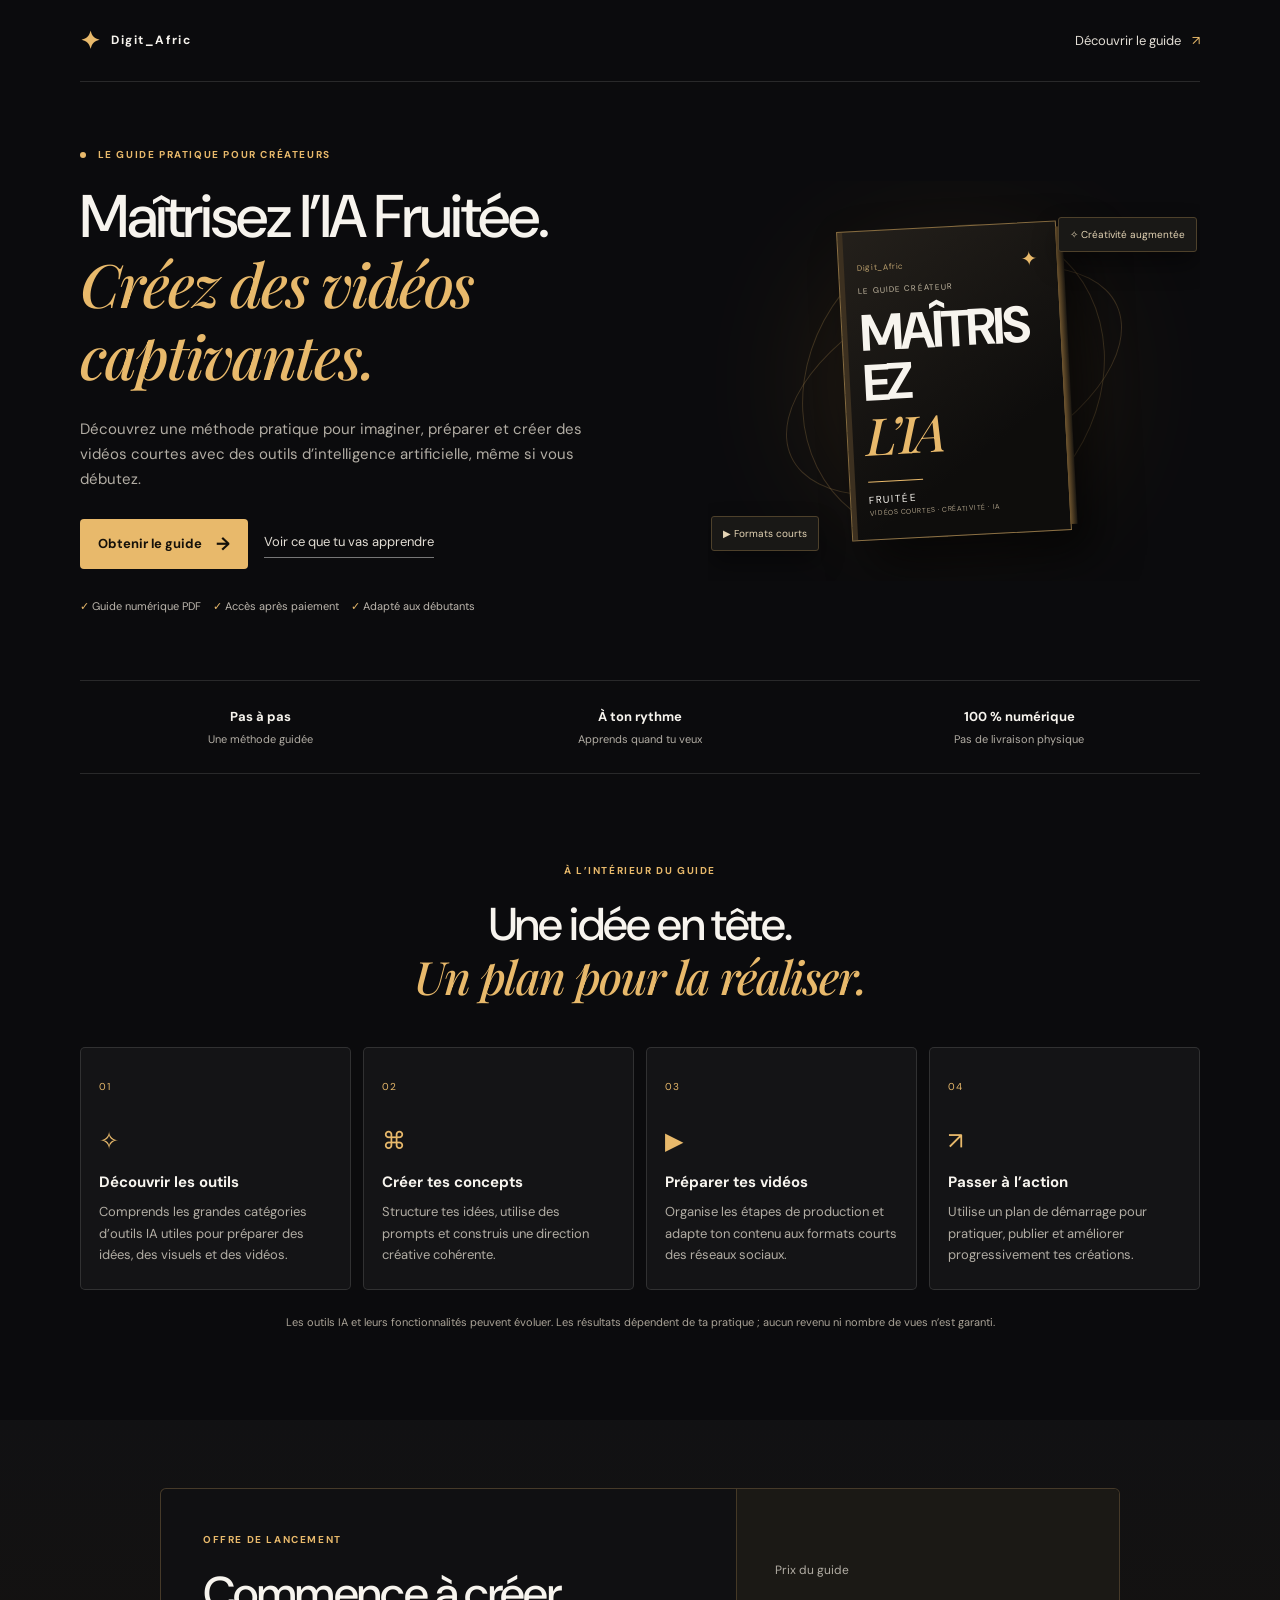
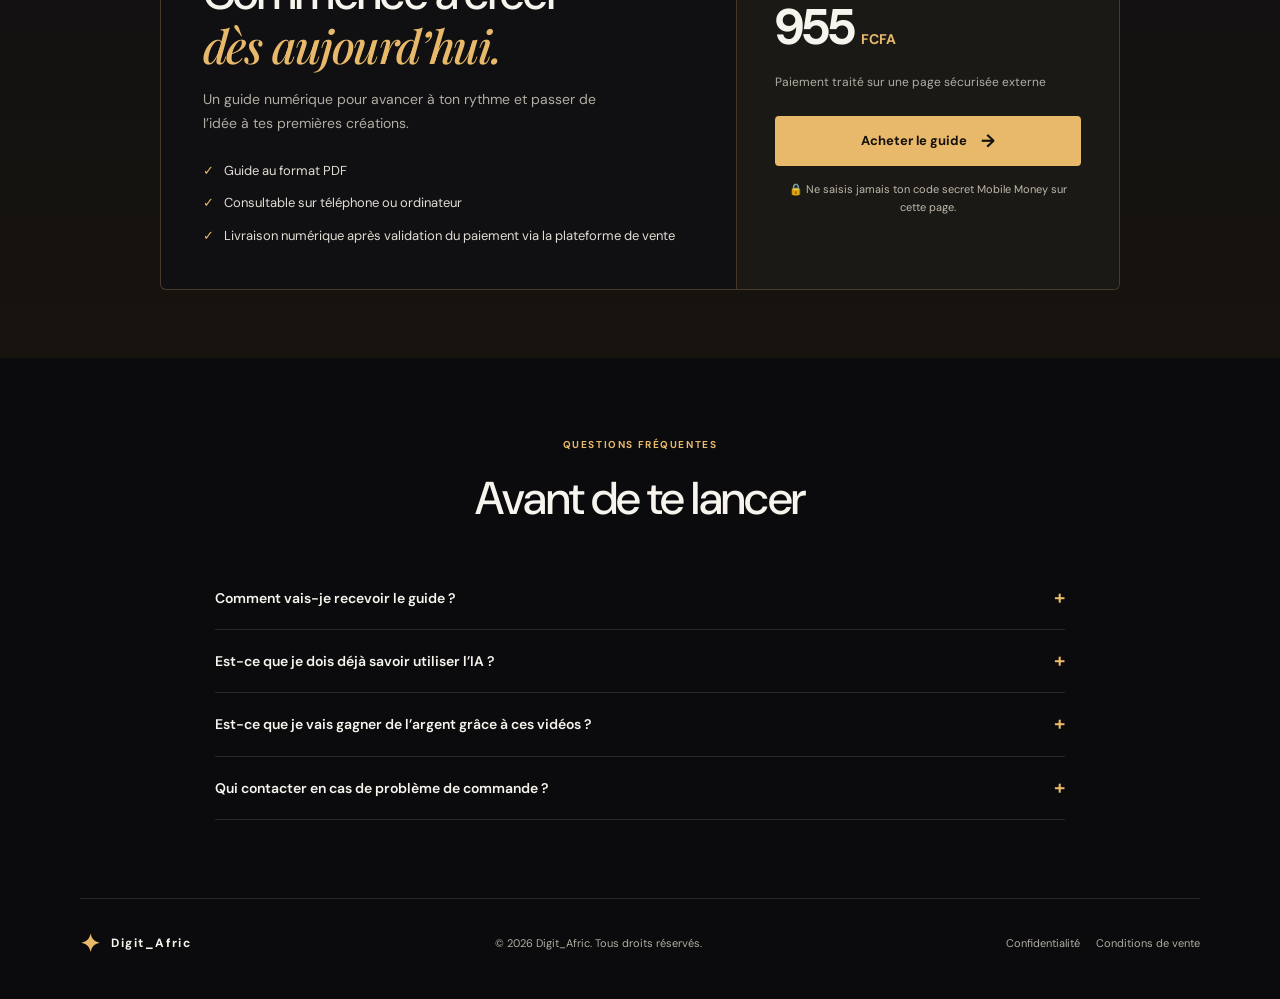
<file: index.html>
<!doctype html>
<html lang="fr">
<head>
  <meta charset="utf-8">
  <meta name="viewport" content="width=device-width, initial-scale=1">
  <meta name="theme-color" content="#0b0b0d">
  <meta name="description" content="Maîtrisez l’IA Fruitée avec Digit_Afric : un guide pratique pour créer des vidéos courtes et développer votre créativité grâce à l’intelligence artificielle.">
  <title>Digit_Afric — Maîtrisez l’IA Fruitée</title>
  <link rel="stylesheet" href="styles.css">
</head>
<body>
  <header class="site-header">
    <a class="brand" href="#" aria-label="Accueil"><span class="brand-mark">✦</span><span data-brand>Digit_Afric</span></a>
    <a class="header-link" href="#contenu">Découvrir le guide <span aria-hidden="true">↗</span></a>
  </header>

  <main>
    <section class="hero section-wrap">
      <div class="hero-copy">
        <p class="eyebrow"><span class="eyebrow-dot"></span> LE GUIDE PRATIQUE POUR CRÉATEURS</p>
        <h1>Maîtrisez l’IA Fruitée.<br><em>Créez des vidéos captivantes.</em></h1>
        <p class="hero-text">Découvrez une méthode pratique pour imaginer, préparer et créer des vidéos courtes avec des outils d’intelligence artificielle, même si vous débutez.</p>
        <div class="hero-actions">
          <a class="button button-primary buy-link" href="#acheter">Obtenir le guide <span>→</span></a>
          <a class="text-link" href="#contenu">Voir ce que tu vas apprendre</a>
        </div>
        <div class="trust-row"><span>✓ Guide numérique PDF</span><span>✓ Accès après paiement</span><span>✓ Adapté aux débutants</span></div>
      </div>
      <div class="product-art" aria-label="Illustration décorative du guide">
        <div class="glow"></div>
        <div class="orbit orbit-one"></div><div class="orbit orbit-two"></div>
        <div class="book">
          <div class="book-top"><span class="mini-brand" data-brand>Digit_Afric</span><span class="book-spark">✦</span></div>
          <div class="book-main"><span class="book-kicker">LE GUIDE CRÉATEUR</span><strong>MAÎTRISEZ<br><i>L’IA</i></strong><span class="book-line"></span><span class="book-sub">FRUITÉE</span></div>
          <div class="book-bottom">VIDÉOS COURTES · CRÉATIVITÉ · IA</div>
        </div>
        <div class="floating-chip chip-top">✧ Créativité augmentée</div>
        <div class="floating-chip chip-bottom">▶ Formats courts</div>
      </div>
    </section>

    <section class="stats-strip section-wrap">
      <div><strong>Pas à pas</strong><span>Une méthode guidée</span></div>
      <div><strong>À ton rythme</strong><span>Apprends quand tu veux</span></div>
      <div><strong>100 % numérique</strong><span>Pas de livraison physique</span></div>
    </section>

    <section class="content-section section-wrap" id="contenu">
      <div class="section-heading"><p class="eyebrow">À L’INTÉRIEUR DU GUIDE</p><h2>Une idée en tête.<br><em>Un plan pour la réaliser.</em></h2></div>
      <div class="feature-grid">
        <article class="feature-card"><span class="feature-number">01</span><div class="feature-icon">✧</div><h3>Découvrir les outils</h3><p>Comprends les grandes catégories d’outils IA utiles pour préparer des idées, des visuels et des vidéos.</p></article>
        <article class="feature-card"><span class="feature-number">02</span><div class="feature-icon">⌘</div><h3>Créer tes concepts</h3><p>Structure tes idées, utilise des prompts et construis une direction créative cohérente.</p></article>
        <article class="feature-card"><span class="feature-number">03</span><div class="feature-icon">▶</div><h3>Préparer tes vidéos</h3><p>Organise les étapes de production et adapte ton contenu aux formats courts des réseaux sociaux.</p></article>
        <article class="feature-card"><span class="feature-number">04</span><div class="feature-icon">↗</div><h3>Passer à l’action</h3><p>Utilise un plan de démarrage pour pratiquer, publier et améliorer progressivement tes créations.</p></article>
      </div>
      <p class="disclaimer">Les outils IA et leurs fonctionnalités peuvent évoluer. Les résultats dépendent de ta pratique ; aucun revenu ni nombre de vues n’est garanti.</p>
    </section>

    <section class="offer-section" id="acheter">
      <div class="offer-card">
        <div class="offer-copy"><p class="eyebrow">OFFRE DE LANCEMENT</p><h2>Commence à créer<br><em>dès aujourd’hui.</em></h2><p>Un guide numérique pour avancer à ton rythme et passer de l’idée à tes premières créations.</p><ul><li>Guide au format PDF</li><li>Consultable sur téléphone ou ordinateur</li><li>Livraison numérique après validation du paiement via la plateforme de vente</li></ul></div>
        <div class="price-panel"><span class="price-label">Prix du guide</span><div class="price">955 <small>FCFA</small></div><span class="price-note">Paiement traité sur une page sécurisée externe</span><a class="button button-primary buy-link" href="#acheter">Acheter le guide <span>→</span></a><p class="secure-note">🔒 Ne saisis jamais ton code secret Mobile Money sur cette page.</p><p class="setup-warning" id="setup-warning">Le lien d’achat doit être configuré avant la mise en ligne.</p></div>
      </div>
    </section>

    <section class="faq-section section-wrap">
      <div class="section-heading"><p class="eyebrow">QUESTIONS FRÉQUENTES</p><h2>Avant de te lancer</h2></div>
      <details><summary>Comment vais-je recevoir le guide ?</summary><p>Après paiement confirmé, la plateforme de vente envoie le guide ou donne accès au téléchargement selon les paramètres du produit.</p></details>
      <details><summary>Est-ce que je dois déjà savoir utiliser l’IA ?</summary><p>Le guide est présenté comme une ressource pour débutants. Prends le temps de suivre les étapes et de vérifier les fonctionnalités actuelles des outils cités.</p></details>
      <details><summary>Est-ce que je vais gagner de l’argent grâce à ces vidéos ?</summary><p>Aucun résultat financier n’est garanti. Les vues, l’audience et les revenus dépendent de nombreux facteurs, notamment la qualité, la régularité et les plateformes utilisées.</p></details>
      <details><summary>Qui contacter en cas de problème de commande ?</summary><p>Pour toute question concernant votre commande, écrivez-nous à <a href="mailto:Adjedjegogeorbeni@gmail.com">Adjedjegogeorbeni@gmail.com</a>.</p></details>
    </section>
  </main>

  <footer class="site-footer"><a class="brand" href="#"><span class="brand-mark">✦</span><span data-brand>Digit_Afric</span></a><p>© <span id="year"></span> <span data-brand>Digit_Afric</span>. Tous droits réservés.</p><div class="footer-links"><a href="privacy.html">Confidentialité</a><a href="terms.html">Conditions de vente</a></div></footer>
  <script src="config.js"></script>
  <script src="script.js"></script>
</body>
</html>
</file>
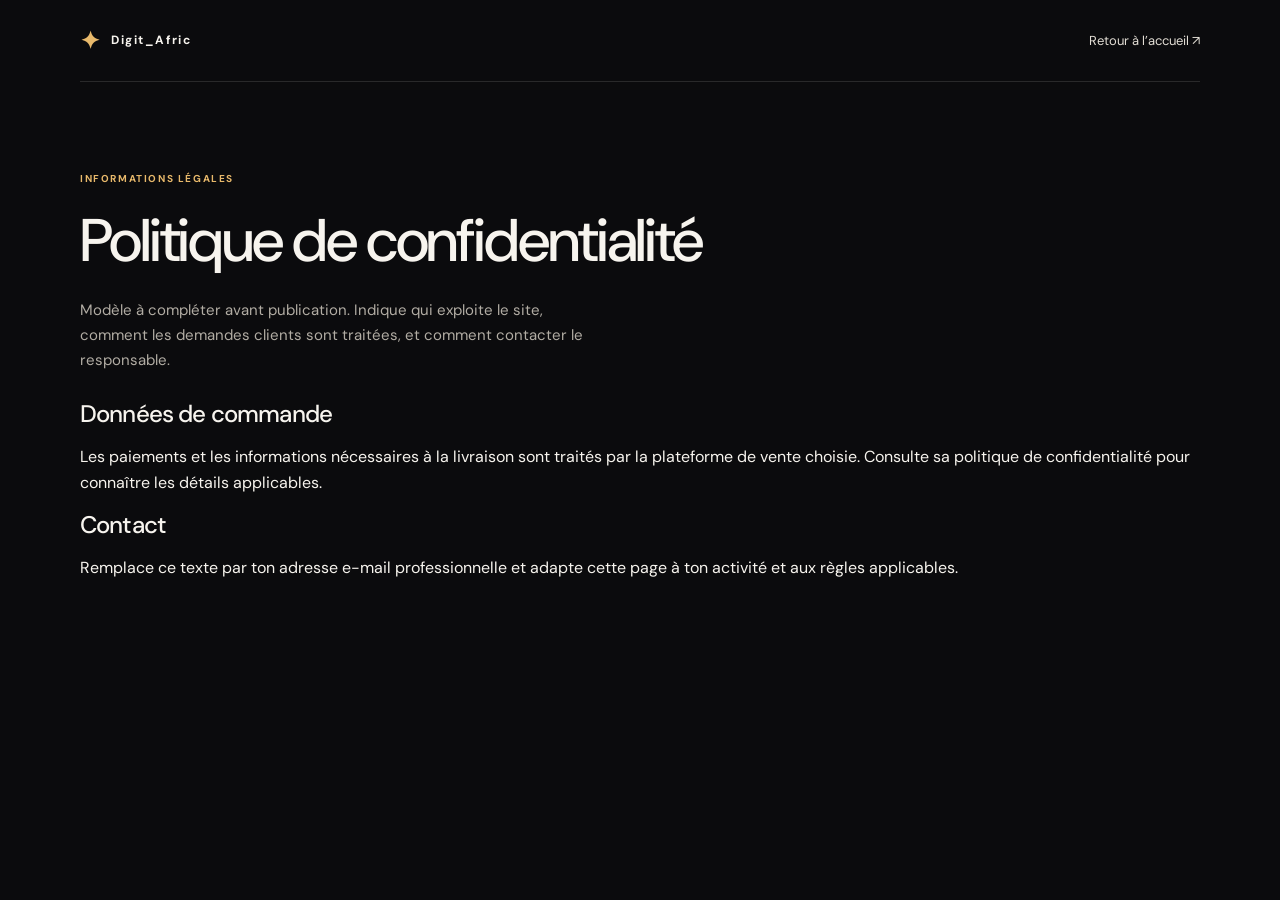
<file: privacy.html>
<!doctype html><html lang="fr"><head><meta charset="utf-8"><meta name="viewport" content="width=device-width, initial-scale=1"><title>Confidentialité</title><link rel="stylesheet" href="styles.css"></head><body><header class="site-header"><a class="brand" href="index.html"><span class="brand-mark">✦</span><span data-brand>VOTRE MARQUE</span></a><a class="header-link" href="index.html">Retour à l’accueil ↗</a></header><main class="section-wrap content-section"><p class="eyebrow">INFORMATIONS LÉGALES</p><h1>Politique de confidentialité</h1><p class="hero-text">Modèle à compléter avant publication. Indique qui exploite le site, comment les demandes clients sont traitées, et comment contacter le responsable.</p><h2>Données de commande</h2><p>Les paiements et les informations nécessaires à la livraison sont traités par la plateforme de vente choisie. Consulte sa politique de confidentialité pour connaître les détails applicables.</p><h2>Contact</h2><p>Remplace ce texte par ton adresse e-mail professionnelle et adapte cette page à ton activité et aux règles applicables.</p></main><script src="config.js"></script><script src="script.js"></script></body></html>
</file>
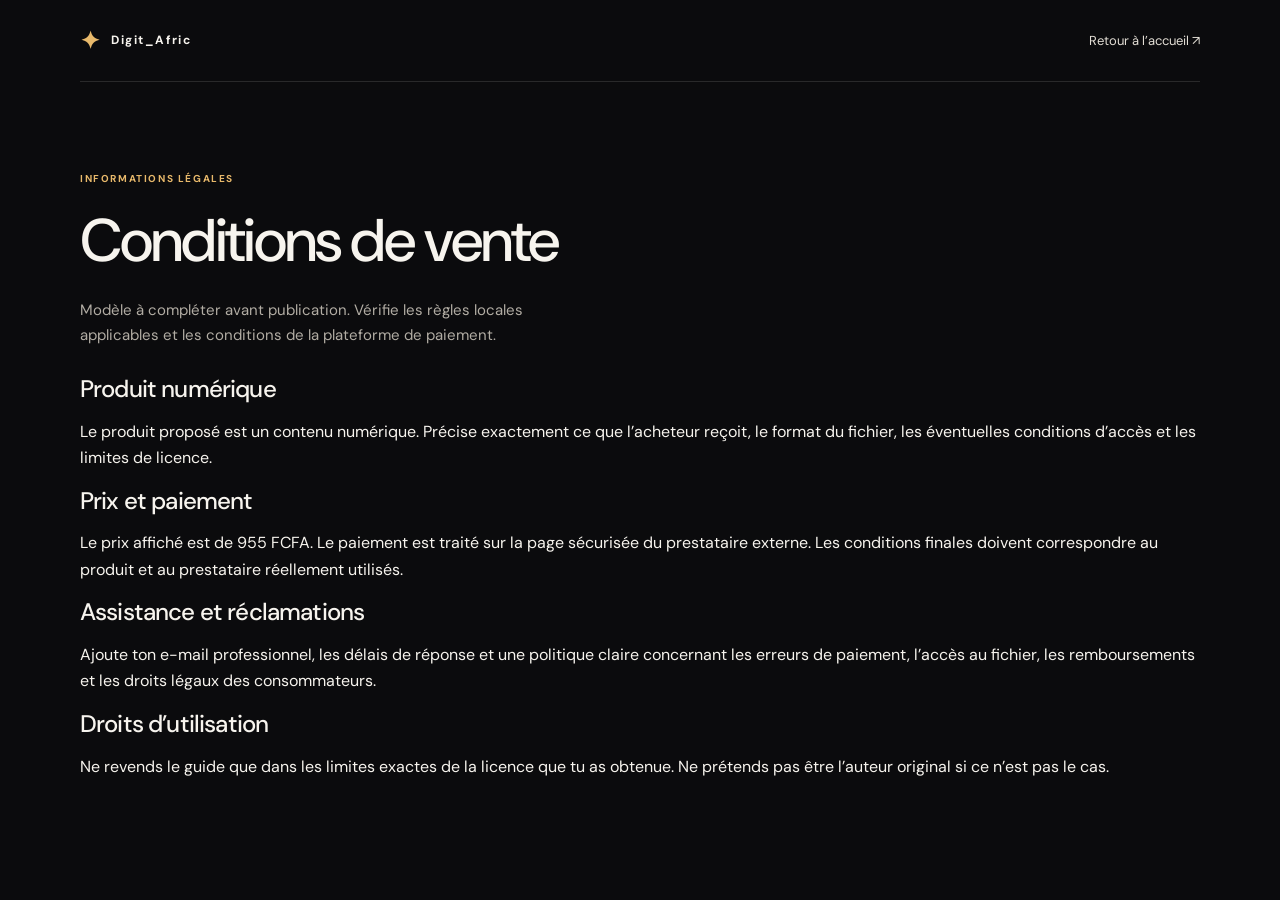
<file: terms.html>
<!doctype html><html lang="fr"><head><meta charset="utf-8"><meta name="viewport" content="width=device-width, initial-scale=1"><title>Conditions de vente</title><link rel="stylesheet" href="styles.css"></head><body><header class="site-header"><a class="brand" href="index.html"><span class="brand-mark">✦</span><span data-brand>VOTRE MARQUE</span></a><a class="header-link" href="index.html">Retour à l’accueil ↗</a></header><main class="section-wrap content-section"><p class="eyebrow">INFORMATIONS LÉGALES</p><h1>Conditions de vente</h1><p class="hero-text">Modèle à compléter avant publication. Vérifie les règles locales applicables et les conditions de la plateforme de paiement.</p><h2>Produit numérique</h2><p>Le produit proposé est un contenu numérique. Précise exactement ce que l’acheteur reçoit, le format du fichier, les éventuelles conditions d’accès et les limites de licence.</p><h2>Prix et paiement</h2><p>Le prix affiché est de 955 FCFA. Le paiement est traité sur la page sécurisée du prestataire externe. Les conditions finales doivent correspondre au produit et au prestataire réellement utilisés.</p><h2>Assistance et réclamations</h2><p>Ajoute ton e-mail professionnel, les délais de réponse et une politique claire concernant les erreurs de paiement, l’accès au fichier, les remboursements et les droits légaux des consommateurs.</p><h2>Droits d’utilisation</h2><p>Ne revends le guide que dans les limites exactes de la licence que tu as obtenue. Ne prétends pas être l’auteur original si ce n’est pas le cas.</p></main><script src="config.js"></script><script src="script.js"></script></body></html>
</file>
<file: styles.css>
@import url('https://fonts.googleapis.com/css2?family=DM+Sans:wght@400;500;600;700&family=Playfair+Display:ital,wght@0,500;0,600;0,700;1,500;1,600&display=swap');
:root{--bg:#0b0b0d;--panel:#141416;--text:#f7f4ee;--muted:#b2ada4;--gold:#e8b96b;--line:rgba(255,255,255,.12);--max:1120px}
*{box-sizing:border-box;min-width:0}
html{scroll-behavior:smooth;overflow-x:hidden}
body{margin:0;max-width:100%;overflow-x:hidden;background:var(--bg);color:var(--text);font-family:'DM Sans',sans-serif;line-height:1.65;overflow-wrap:anywhere}
img,svg,video,canvas{max-width:100%;height:auto}
a{color:inherit;text-decoration:none;overflow-wrap:anywhere}
button,a{-webkit-tap-highlight-color:transparent}
.section-wrap,.site-header,.site-footer{width:min(var(--max),calc(100% - 48px));margin-inline:auto}
.site-header{min-height:82px;display:flex;align-items:center;justify-content:space-between;gap:20px;border-bottom:1px solid var(--line);padding-block:16px}
.brand{display:flex;align-items:center;gap:10px;font-size:12px;letter-spacing:.12em;font-weight:700;overflow-wrap:anywhere}
.brand-mark{color:var(--gold);font-size:24px;flex-shrink:0}
.header-link,.text-link{font-size:13px;color:#e3ded5}
.header-link span{color:var(--gold);margin-left:8px}
.hero{min-height:560px;display:grid;grid-template-columns:minmax(0,1.08fr) minmax(0,.92fr);align-items:center;gap:clamp(24px,4vw,50px);padding-block:64px}
.hero-copy{min-width:0}
.eyebrow{font-size:10px;font-weight:700;letter-spacing:.16em;line-height:1.7;color:var(--gold);margin:0 0 20px;overflow-wrap:anywhere}
.eyebrow-dot{display:inline-block;width:6px;height:6px;background:var(--gold);border-radius:50%;margin-right:8px;vertical-align:middle}
h1,h2{font-weight:500;line-height:1.12;letter-spacing:-.035em;margin:0;overflow-wrap:anywhere}
h1{font-size:clamp(36px,4.7vw,62px);max-width:100%}
h1 em,h2 em{font-family:'Playfair Display',serif;color:var(--gold);font-weight:500}
.hero-text{max-width:520px;color:var(--muted);font-size:15px;margin:24px 0 28px}
.hero-actions{display:flex;align-items:center;gap:16px;flex-wrap:wrap}
.button{min-height:50px;max-width:100%;padding:12px 18px;display:inline-flex;align-items:center;justify-content:center;gap:14px;font-weight:700;font-size:13px;line-height:1.4;text-align:center;border-radius:4px;transition:transform .2s,background .2s;white-space:normal}
.button:hover{transform:translateY(-2px)}
.button-primary{background:var(--gold);color:#15110a}
.button-primary span{font-size:18px;flex-shrink:0}
.text-link{border-bottom:1px solid #777;padding-bottom:4px}
.trust-row{display:flex;gap:12px;flex-wrap:wrap;margin-top:28px;color:#bdb7ae;font-size:11px}
.trust-row span:first-letter{color:var(--gold)}
.product-art{width:100%;max-width:100%;height:400px;position:relative;display:grid;place-items:center;isolation:isolate;overflow:hidden}
.glow{position:absolute;width:220px;height:220px;border-radius:50%;background:#b8802d;filter:blur(80px);opacity:.24;z-index:-2}
.orbit{position:absolute;border:1px solid rgba(232,185,107,.2);border-radius:50%;transform:rotate(-25deg);pointer-events:none}
.orbit-one{width:min(360px,95%);height:190px}
.orbit-two{width:min(285px,78%);height:330px;transform:rotate(38deg)}
.book{width:220px;max-width:68%;height:310px;padding:20px 18px;background:linear-gradient(145deg,#24201b,#0e0d0c 70%);border:1px solid rgba(232,185,107,.55);box-shadow:22px 26px 45px #0009,inset 5px 0 0 #3c3020;transform:rotate(-3deg);display:flex;flex-direction:column;justify-content:space-between;position:relative}
.book:after{content:"";position:absolute;right:-7px;top:5px;bottom:5px;width:7px;background:linear-gradient(90deg,#6e542e,#1b1711)}
.book-top{display:flex;justify-content:space-between;align-items:center;gap:6px;color:#bda16e;font-size:8px;letter-spacing:.08em;overflow-wrap:anywhere}
.mini-brand{overflow-wrap:anywhere}
.book-spark{font-size:20px;color:var(--gold);flex-shrink:0}
.book-main{display:flex;flex-direction:column;min-width:0}
.book-kicker{font-size:8px;letter-spacing:.14em;color:#c3b8a2;line-height:1.5}
.book-main strong{font-size:clamp(36px,4vw,52px);line-height:.98;letter-spacing:-.06em;margin:12px 0;overflow-wrap:anywhere}
.book-main strong i{font-family:'Playfair Display',serif;color:var(--gold);font-weight:500}
.book-line{height:1px;background:var(--gold);width:55px;margin:6px 0 10px}
.book-sub{letter-spacing:.14em;font-size:10px;overflow-wrap:anywhere}
.book-bottom{font-size:7px;line-height:1.5;letter-spacing:.08em;color:#a79a83;overflow-wrap:anywhere}
.floating-chip{position:absolute;max-width:47%;padding:9px 11px;background:#191816;border:1px solid #4e412b;border-radius:3px;font-size:10px;line-height:1.5;color:#e5d5b6;box-shadow:0 12px 25px #0006;overflow-wrap:anywhere}
.chip-top{top:36px;right:3px}
.chip-bottom{bottom:30px;left:3px}
.stats-strip{border-top:1px solid var(--line);border-bottom:1px solid var(--line);display:grid;grid-template-columns:repeat(3,minmax(0,1fr));padding:25px 0;gap:18px}
.stats-strip div{display:flex;flex-direction:column;align-items:center;gap:3px;text-align:center}
.stats-strip strong{font-size:13px;overflow-wrap:anywhere}
.stats-strip span{font-size:11px;color:var(--muted);overflow-wrap:anywhere}
.content-section{padding-block:88px}
.section-heading{text-align:center;margin-bottom:42px}
.section-heading h2,.offer-copy h2{font-size:clamp(32px,3.8vw,46px)}
.feature-grid{display:grid;grid-template-columns:repeat(4,minmax(0,1fr));gap:12px}
.feature-card{background:var(--panel);border:1px solid var(--line);padding:24px 18px;min-height:230px;position:relative;border-radius:5px}
.feature-number{font-size:10px;color:var(--gold);letter-spacing:.1em}
.feature-icon{font-size:24px;color:var(--gold);margin:22px 0 12px}
.feature-card h3{font-size:15px;line-height:1.4;margin:0 0 8px;overflow-wrap:anywhere}
.feature-card p{font-size:13px;line-height:1.65;color:var(--muted);margin:0;overflow-wrap:anywhere}
.disclaimer{font-size:11px;line-height:1.6;color:#aaa397;text-align:center;margin:24px auto 0;max-width:740px}
.offer-section{background:linear-gradient(180deg,#111113,#17130e);padding:68px 24px}
.offer-card{width:100%;max-width:960px;margin:auto;display:grid;grid-template-columns:minmax(0,1.2fr) minmax(260px,.8fr);border:1px solid rgba(232,185,107,.25);background:#101012;border-radius:6px;overflow:hidden}
.offer-copy{padding:clamp(24px,4vw,42px)}
.offer-copy>p:not(.eyebrow){color:var(--muted);font-size:14px;line-height:1.7;max-width:420px}
.offer-copy ul{list-style:none;padding:0;margin:25px 0 0;display:grid;gap:12px;color:#e2ddd4;font-size:13px;line-height:1.6}
.offer-copy li{overflow-wrap:anywhere}
.offer-copy li:before{content:"✓";color:var(--gold);margin-right:10px}
.price-panel{padding:clamp(24px,3vw,38px);background:#1b1915;border-left:1px solid rgba(232,185,107,.2);display:flex;flex-direction:column;justify-content:center;min-width:0}
.price-label,.price-note{font-size:12px;line-height:1.6;color:var(--muted)}
.price{font-size:clamp(38px,5vw,50px);font-weight:700;letter-spacing:-.05em;margin:5px 0;overflow-wrap:anywhere}
.price small{font-size:14px;letter-spacing:0;color:var(--gold)}
.price-note{margin-bottom:24px}
.price-panel .button{width:100%}
.secure-note{font-size:11px;line-height:1.6;color:#c0b8ac;text-align:center;margin:15px 0 0}
.setup-warning{font-size:11px;line-height:1.6;color:#e8b96b;text-align:center;margin:10px 0 0}
.faq-section{padding-block:78px;max-width:850px}
.faq-section details{border-bottom:1px solid var(--line);padding:20px 0}
.faq-section summary{font-size:14px;line-height:1.6;font-weight:600;cursor:pointer;list-style:none;display:flex;justify-content:space-between;align-items:flex-start;gap:16px}
.faq-section summary::-webkit-details-marker{display:none}
.faq-section summary:after{content:"+";color:var(--gold);font-size:20px;line-height:1;flex-shrink:0}
.faq-section details[open] summary:after{content:"−"}
.faq-section details p{font-size:14px;line-height:1.7;color:var(--muted);max-width:700px;overflow-wrap:anywhere}
.faq-section details p a{color:var(--gold);text-decoration:underline}
.site-footer{border-top:1px solid var(--line);padding:25px 0 35px;display:flex;align-items:center;justify-content:space-between;gap:18px;flex-wrap:wrap}
.site-footer p,.footer-links{font-size:11px;line-height:1.6;color:var(--muted)}
.site-footer p{overflow-wrap:anywhere}
.footer-links{display:flex;gap:16px;flex-wrap:wrap}
.footer-links a:hover{color:var(--gold)}
@media(max-width:900px){.hero{grid-template-columns:minmax(0,1fr) minmax(0,.8fr);gap:24px}.feature-grid{grid-template-columns:repeat(2,minmax(0,1fr))}.offer-card{grid-template-columns:minmax(0,1fr) minmax(240px,.85fr)}}
@media(max-width:650px){.section-wrap,.site-header,.site-footer{width:calc(100% - 32px)}.site-header{min-height:68px;gap:12px}.brand{font-size:10px;letter-spacing:.08em}.header-link{font-size:11px;text-align:right}.hero{grid-template-columns:minmax(0,1fr);gap:12px;padding-block:30px 44px;min-height:0}.product-art{order:0;height:290px}.hero-copy{order:1}.hero h1{font-size:clamp(35px,9vw,48px)}.hero-text{font-size:14px;margin:20px 0 24px}.hero-actions{align-items:stretch;gap:14px}.hero-actions .button{align-self:flex-start}.text-link{font-size:12px}.trust-row{font-size:11px;gap:9px 14px}.chip-top{top:18px;right:0}.chip-bottom{bottom:14px;left:0}.stats-strip{gap:8px;padding:20px 0}.stats-strip strong{font-size:11px}.stats-strip span{font-size:10px}.content-section{padding-block:64px}.section-heading{margin-bottom:30px}.section-heading h2,.offer-copy h2{font-size:clamp(30px,8vw,40px)}.feature-grid{gap:10px}.feature-card{padding:18px 14px;min-height:0}.feature-icon{margin:17px 0 10px}.feature-card h3{font-size:14px}.feature-card p{font-size:12px}.offer-section{padding:42px 16px}.offer-card{grid-template-columns:minmax(0,1fr)}.offer-copy{padding:27px 22px}.price-panel{border-left:0;border-top:1px solid rgba(232,185,107,.2);padding:26px 22px}.faq-section{padding-block:58px}.faq-section summary{font-size:13px}.faq-section details p{font-size:13px}.site-footer{align-items:flex-start;flex-direction:column;gap:10px}.site-footer p{margin:0}}
@media(max-width:380px){.section-wrap,.site-header,.site-footer{width:calc(100% - 28px)}.site-header{align-items:flex-start}.brand{max-width:48%}.header-link{max-width:48%;font-size:10px}.product-art{height:260px}.book{width:175px;height:245px;padding:15px}.book-main strong{font-size:38px}.book-bottom{font-size:6px}.floating-chip{font-size:9px;max-width:44%;padding:8px}.stats-strip{grid-template-columns:1fr;gap:14px}.stats-strip div{align-items:flex-start;text-align:left}.feature-grid{grid-template-columns:minmax(0,1fr)}.feature-card{padding:20px}.hero-actions .button{width:100%}.text-link{align-self:flex-start}}
@media(prefers-reduced-motion:reduce){html{scroll-behavior:auto}*,*::before,*::after{transition:none!important;animation:none!important}}
</file>
